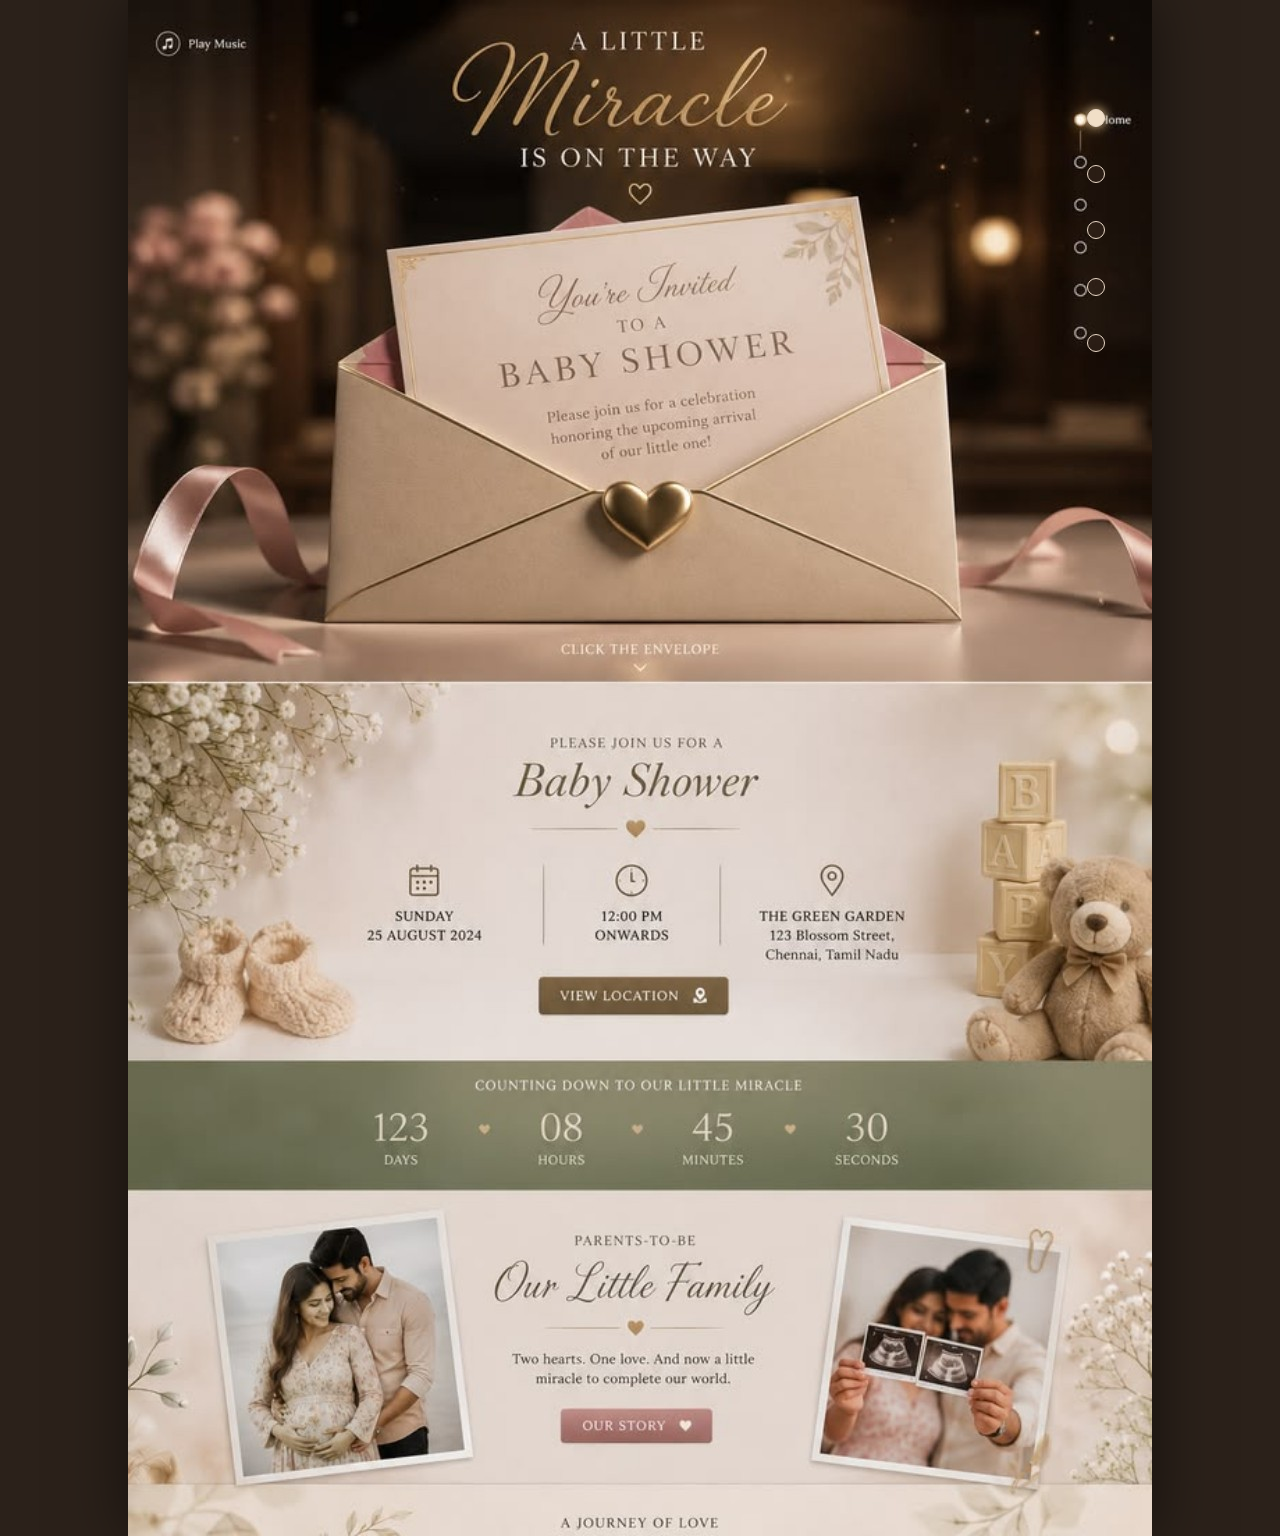
<file: portfolio/little-miracle/index.html>
<!doctype html>
<html lang="en">
<head>
<meta charset="utf-8">
<meta name="viewport" content="width=device-width, initial-scale=1">
<meta name="theme-color" content="#2c2119">
<title>A Little Miracle — Baby Shower</title>
<style>
  *{box-sizing:border-box}
  html{scroll-behavior:smooth;background:#2b211a}
  body{margin:0;background:#2b211a;color:#f7eee4;font-family:Georgia,"Times New Roman",serif}
  .page{position:relative;width:min(100%,1024px);margin:0 auto;line-height:0;overflow:hidden;background:#e9d9cd;box-shadow:0 0 60px #0008}
  .art{display:block;width:100%;height:auto;user-select:none;-webkit-user-drag:none}
  .hotspot{position:absolute;display:block;border:0;background:transparent;padding:0;cursor:pointer;line-height:normal;text-decoration:none}
  .hotspot:focus-visible{outline:2px solid #fff4d9;outline-offset:3px;border-radius:8px}
  .music{left:2.2%;top:1.7%;width:11%;height:2.4%}
  .envelope{left:18.5%;top:12.5%;width:63%;height:29%}
  .location{left:39.5%;top:63.4%;width:20.5%;height:3.2%}
  .story{left:42%;top:91.5%;width:16%;height:2.7%}
  .nav{position:absolute;right:1.5%;top:7.1%;width:8%;height:15.8%;display:flex;flex-direction:column;align-items:center;justify-content:space-between}
  .nav a{width:18px;height:18px;border:1.5px solid #ead9c8;border-radius:50%;display:block;background:#392a2080;transition:.2s}
  .nav a:first-child{background:#f1dfc7;box-shadow:0 0 12px #f7d9a0}
  .nav a:hover{background:#d6b887;transform:scale(1.15)}
  .modal-backdrop{position:fixed;inset:0;background:#160f0bd9;display:none;align-items:center;justify-content:center;padding:20px;z-index:10;line-height:normal}
  .modal-backdrop.open{display:flex}
  .modal{width:min(520px,100%);position:relative;text-align:center;padding:42px 34px 34px;background:linear-gradient(145deg,#f6e9dc,#e7d3c2);color:#625042;border:1px solid #c6a77d;box-shadow:0 20px 80px #0008}
  .modal:before{content:"";position:absolute;inset:9px;border:1px solid #c6a77d;pointer-events:none}
  .modal .eyebrow{font-size:11px;letter-spacing:.2em;text-transform:uppercase}
  .modal h2{font-weight:400;font-style:italic;font-size:36px;margin:10px 0 8px}
  .modal p{font-size:15px;line-height:1.6;margin:12px 0}
  .close{position:absolute;right:17px;top:13px;border:0;background:none;color:#66513f;font-size:25px;cursor:pointer;z-index:1}
  .action{display:inline-block;margin-top:12px;padding:12px 22px;background:#786346;color:#fff5e8;text-decoration:none;font:12px Georgia,serif;letter-spacing:.12em;border-radius:3px}
  .file-input{display:none}
  .sr-only{position:absolute;width:1px;height:1px;padding:0;margin:-1px;overflow:hidden;clip:rect(0,0,0,0);white-space:nowrap;border:0}
  @media(max-width:560px){.nav a{width:11px;height:11px}.modal{padding:34px 22px 25px}.modal h2{font-size:29px}}
</style>
</head>
<body>
<main class="page" aria-label="Baby shower invitation">
  <img class="art" src="[data-uri]" alt="Elegant baby shower invitation in warm champagne, blush and sage tones, with an open envelope, event details, countdown and family photographs.">
  <button class="hotspot music" id="musicButton" aria-label="Choose and play music"><span class="sr-only">Play music</span></button>
  <input class="file-input" id="musicFile" type="file" accept="audio/*">
  <button class="hotspot envelope" id="envelopeButton" aria-label="Open the invitation"><span class="sr-only">Open invitation</span></button>
  <a class="hotspot location" href="https://www.google.com/maps/search/?api=1&query=The+Green+Garden%2C+123+Blossom+Street%2C+Chennai%2C+Tamil+Nadu" target="_blank" rel="noopener" aria-label="View event location"><span class="sr-only">View location</span></a>
  <button class="hotspot story" id="storyButton" aria-label="Read our story"><span class="sr-only">Our story</span></button>
  <nav class="nav" aria-label="Page sections">
    <a href="#top" aria-label="Home"></a>
    <a href="#details" aria-label="Event details"></a>
    <a href="#countdown" aria-label="Countdown"></a>
    <a href="#family" aria-label="Our family"></a>
    <a href="#journey" aria-label="Journey of love"></a>
  </nav>
  <span id="top" class="sr-only"></span>
  <span id="details" style="position:absolute;top:43%;left:0"></span>
  <span id="countdown" style="position:absolute;top:69%;left:0"></span>
  <span id="family" style="position:absolute;top:78%;left:0"></span>
  <span id="journey" style="position:absolute;top:98%;left:0"></span>
</main>

<div class="modal-backdrop" id="invitationModal" role="dialog" aria-modal="true" aria-labelledby="modalTitle">
  <section class="modal">
    <button class="close" data-close aria-label="Close">×</button>
    <div class="eyebrow">A little miracle is on the way</div>
    <h2 id="modalTitle">You're Invited</h2>
    <p>To a celebration honoring the upcoming arrival of our little one.</p>
    <p><strong>Sunday, 25 August 2024</strong><br>12:00 PM onwards</p>
    <p><strong>The Green Garden</strong><br>123 Blossom Street, Chennai, Tamil Nadu</p>
    <a class="action" target="_blank" rel="noopener" href="https://www.google.com/maps/search/?api=1&query=The+Green+Garden%2C+123+Blossom+Street%2C+Chennai%2C+Tamil+Nadu">VIEW LOCATION</a>
  </section>
</div>
<div class="modal-backdrop" id="storyModal" role="dialog" aria-modal="true" aria-labelledby="storyTitle">
  <section class="modal">
    <button class="close" data-close aria-label="Close">×</button>
    <div class="eyebrow">Parents-to-be</div>
    <h2 id="storyTitle">Our Little Family</h2>
    <p>Two hearts. One love. And now a little miracle to complete our world.</p>
    <p>We can't wait to celebrate this beautiful new chapter with the people we love most.</p>
  </section>
</div>
<audio id="audioPlayer" loop></audio>
<script>
  const $ = (s) => document.querySelector(s);
  const openModal = (id) => { $(id).classList.add('open'); $('body').style.overflow='hidden'; };
  const closeModals = () => { document.querySelectorAll('.modal-backdrop').forEach(m=>m.classList.remove('open')); $('body').style.overflow=''; };
  $('#envelopeButton').addEventListener('click',()=>openModal('#invitationModal'));
  $('#storyButton').addEventListener('click',()=>openModal('#storyModal'));
  document.querySelectorAll('[data-close]').forEach(b=>b.addEventListener('click',closeModals));
  document.querySelectorAll('.modal-backdrop').forEach(m=>m.addEventListener('click',e=>{if(e.target===m)closeModals()}));
  document.addEventListener('keydown',e=>{if(e.key==='Escape')closeModals()});
  $('#musicButton').addEventListener('click',()=>$('#musicFile').click());
  $('#musicFile').addEventListener('change',e=>{
    const file=e.target.files[0]; if(!file)return;
    const player=$('#audioPlayer');
    if(player.src)URL.revokeObjectURL(player.src);
    player.src=URL.createObjectURL(file);
    player.play().catch(()=>{});
  });
</script>
</body>
</html>
</file>
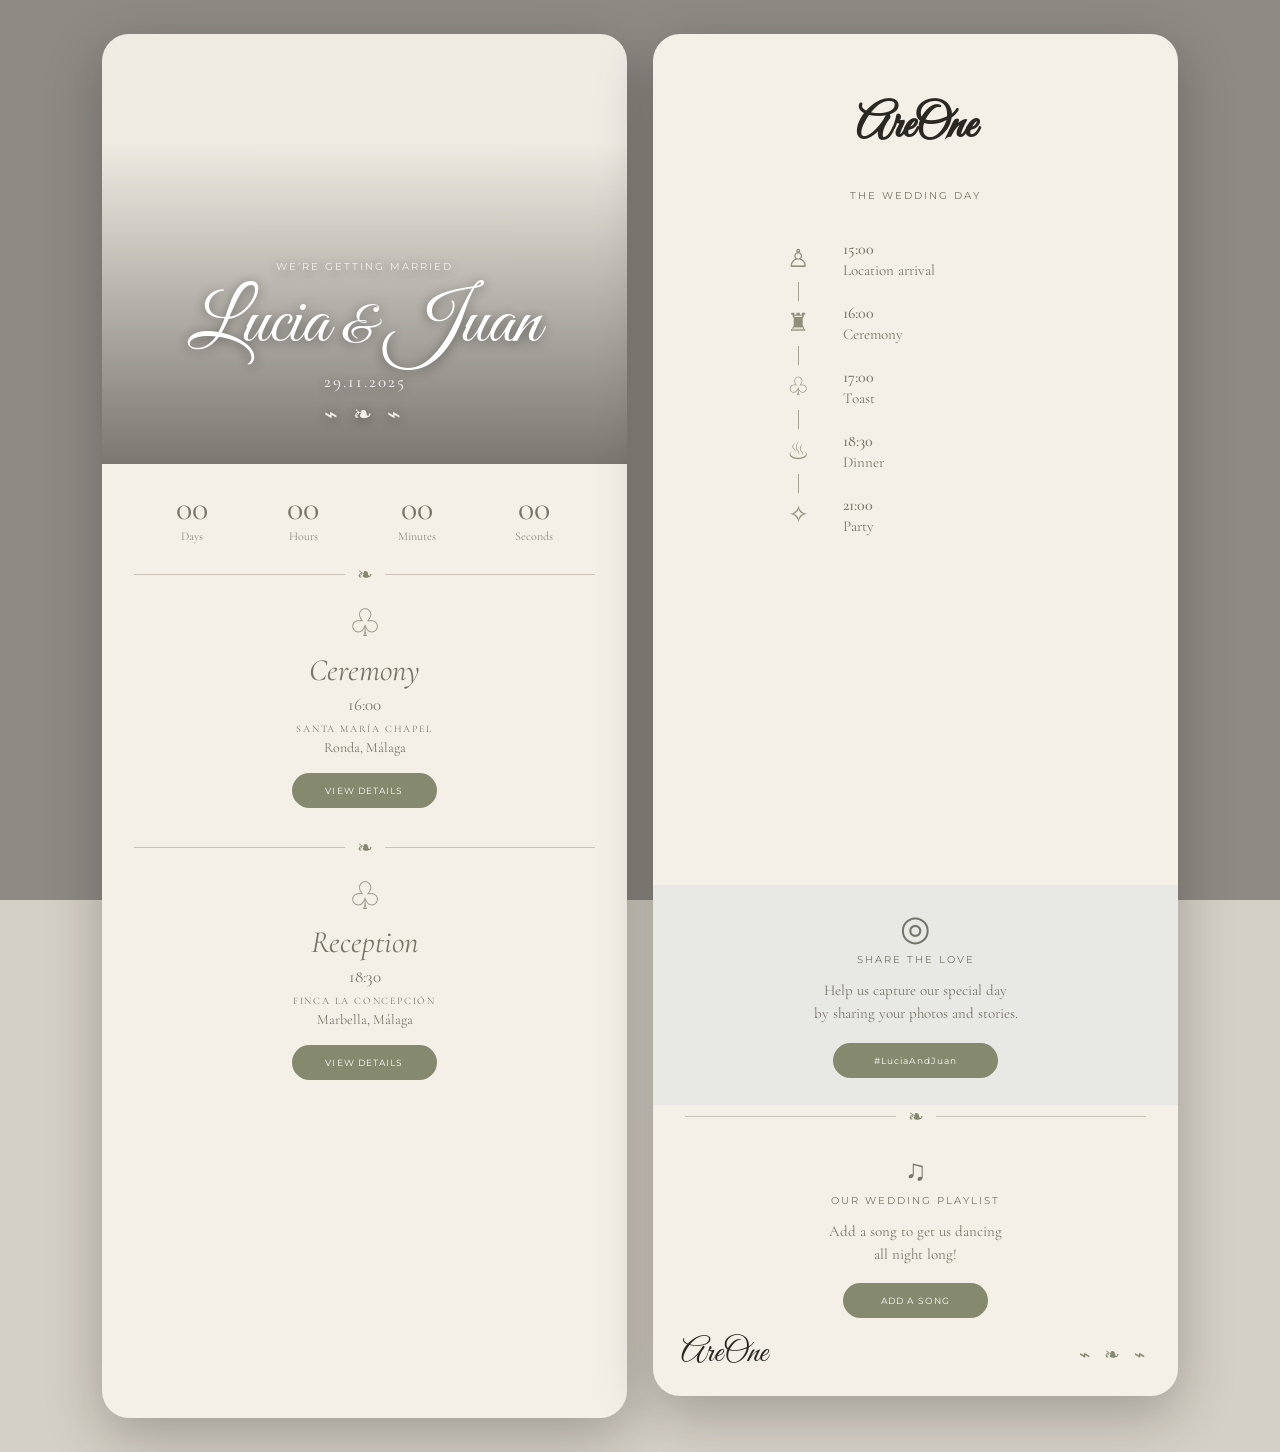
<file: portfolio/wedding/index.html>
<!doctype html>
<html lang="en">
<head>
  <meta charset="utf-8">
  <meta name="viewport" content="width=device-width, initial-scale=1">
  <meta name="theme-color" content="#eee9df">
  <meta name="description" content="A romantic wedding day celebration for Lucia and Juan.">
  <title>Lucia &amp; Juan — Our Wedding Day</title>
  <link rel="preconnect" href="https://fonts.googleapis.com">
  <link rel="preconnect" href="https://fonts.gstatic.com" crossorigin>
  <link href="https://fonts.googleapis.com/css2?family=Cormorant+Garamond:wght@400;500;600&family=Great+Vibes&family=Montserrat:wght@300;400;500&display=swap" rel="stylesheet">
  <link rel="stylesheet" href="styles.css">
</head>
<body>
  <div class="backdrop" aria-hidden="true"></div>
  <main class="invitation" aria-label="Lucia and Juan wedding invitation">
    <section class="paper-card left-card">
      <header class="hero-photo">
        <div class="hero-copy">
          <p class="eyebrow light">WE’RE GETTING MARRIED</p>
          <h1>Lucia <span>&amp;</span> Juan</h1>
          <p class="date">29.11.2025</p>
          <span class="sprig light-sprig">⌁ ❧ ⌁</span>
        </div>
      </header>
      <section class="countdown section-pad">
        <div class="count-unit"><strong id="days">000</strong><span>Days</span></div>
        <div class="count-unit"><strong id="hours">00</strong><span>Hours</span></div>
        <div class="count-unit"><strong id="minutes">00</strong><span>Minutes</span></div>
        <div class="count-unit"><strong id="seconds">00</strong><span>Seconds</span></div>
      </section>
      <div class="ornament"><span></span> ❧ <span></span></div>
      <section class="event section-pad">
        <div class="line-icon">♧</div>
        <h2>Ceremony</h2>
        <p class="time">16:00</p>
        <p class="venue">SANTA MARÍA CHAPEL</p>
        <p class="place">Ronda, Málaga</p>
        <a class="pill" href="https://maps.google.com/?q=Ronda+Malaga" target="_blank" rel="noreferrer">VIEW DETAILS</a>
      </section>
      <div class="ornament"><span></span> ❧ <span></span></div>
      <section class="event section-pad reception">
        <div class="line-icon">♧</div>
        <h2>Reception</h2>
        <p class="time">18:30</p>
        <p class="venue">FINCA LA CONCEPCIÓN</p>
        <p class="place">Marbella, Málaga</p>
        <a class="pill" href="https://maps.google.com/?q=Marbella+Malaga" target="_blank" rel="noreferrer">VIEW DETAILS</a>
      </section>
      <div class="photo-strip photo-one" role="img" aria-label="Romantic couple embracing outdoors"></div>
    </section>

    <section class="paper-card right-card">
      <header class="schedule section-pad">
        <h2 class="script-title">AreOne</h2>
        <p class="eyebrow">THE WEDDING DAY</p>
        <div class="timeline">
          <div class="timeline-item"><span class="timeline-icon">♙</span><div><b>15:00</b><span>Location arrival</span></div></div>
          <div class="timeline-item"><span class="timeline-icon">♜</span><div><b>16:00</b><span>Ceremony</span></div></div>
          <div class="timeline-item"><span class="timeline-icon">♧</span><div><b>17:00</b><span>Toast</span></div></div>
          <div class="timeline-item"><span class="timeline-icon">♨</span><div><b>18:30</b><span>Dinner</span></div></div>
          <div class="timeline-item"><span class="timeline-icon">✧</span><div><b>21:00</b><span>Party</span></div></div>
        </div>
      </header>
      <div class="photo-strip photo-two" role="img" aria-label="The newlyweds laughing together"></div>
      <section class="share section-pad">
        <div class="instagram-icon">◎</div>
        <p class="eyebrow">SHARE THE LOVE</p>
        <p class="small-copy">Help us capture our special day<br>by sharing your photos and stories.</p>
        <a class="pill hashtag" href="https://www.instagram.com/" target="_blank" rel="noreferrer">#LuciaAndJuan</a>
      </section>
      <div class="ornament"><span></span> ❧ <span></span></div>
      <section class="playlist section-pad">
        <div class="music-icon">♫</div>
        <p class="eyebrow">OUR WEDDING PLAYLIST</p>
        <p class="small-copy">Add a song to get us dancing<br>all night long!</p>
        <a class="pill" href="https://open.spotify.com/" target="_blank" rel="noreferrer">ADD A SONG</a>
      </section>
      <footer class="signature"><span class="script-title">AreOne</span><span class="sprig">⌁ ❧ ⌁</span></footer>
    </section>
  </main>
  <script src="script.js"></script>
</body>
</html>
</file>
<file: portfolio/wedding/styles.css>
:root{--paper:#f4f0e8;--ink:#777568;--sage:#85896d;--line:#c9c4b7;--muted:#9c988d}
*{box-sizing:border-box}html{scroll-behavior:smooth}body{margin:0;min-height:100vh;background:#d5d0c7;color:var(--ink);font-family:'Cormorant Garamond',Georgia,serif;font-weight:400}.backdrop{position:fixed;inset:0;background:linear-gradient(#0005,#0005),url('https://images.unsplash.com/photo-1519741497674-611481863552?auto=format&fit=crop&w=2000&q=85') center 42%/cover;filter:grayscale(1);z-index:-1}.invitation{width:min(100%,1120px);margin:34px auto;padding:0 22px;display:grid;grid-template-columns:1fr 1fr;gap:26px;align-items:start}.paper-card{background:var(--paper);border-radius:27px;overflow:hidden;box-shadow:0 18px 55px #17130f45;min-width:0}.hero-photo{height:430px;position:relative;background:linear-gradient(0deg,#17130f8c,#17130f05 75%),url('https://images.unsplash.com/photo-1519741497674-611481863552?auto=format&fit=crop&w=1100&q=85') center/cover;display:flex;align-items:flex-end;justify-content:center;text-align:center;padding:35px 15px}.hero-copy{color:#fff;text-shadow:0 2px 12px #0007}.eyebrow{font-family:Montserrat,Arial,sans-serif;font-size:10px;letter-spacing:2px;text-align:center;margin:0 0 13px;font-weight:400}.eyebrow.light{color:#f8f4ec}.hero-copy h1{font-family:'Great Vibes',cursive;font-size:clamp(48px,7vw,76px);font-weight:400;line-height:1;margin:4px 0}.hero-copy h1 span{font-size:.7em}.date{font-size:17px;letter-spacing:2px;margin:9px 0}.sprig{color:var(--sage);font-size:23px;letter-spacing:5px}.light-sprig{color:#f4f0e8}.section-pad{padding:28px 38px;text-align:center}.countdown{display:flex;justify-content:space-around;gap:7px;padding-top:28px;padding-bottom:20px}.count-unit{display:flex;flex-direction:column;gap:3px;min-width:0}.count-unit strong{font-size:34px;line-height:1;font-weight:400;color:#777568}.count-unit span{font-size:12px;color:#8e8a80}.ornament{display:flex;align-items:center;justify-content:center;gap:12px;color:var(--sage);font-size:19px;padding:0 32px}.ornament span{height:1px;background:var(--line);flex:1}.event{padding-top:16px;padding-bottom:28px}.line-icon{font-size:38px;line-height:1.2;color:#999888}.event h2{font-size:31px;font-style:italic;font-weight:400;margin:3px 0 0}.time{font-size:17px;margin:5px 0 8px}.venue{font-size:10px;letter-spacing:1.8px;margin:0 0 4px}.place{font-size:14px;margin:0 0 17px}.pill{display:inline-flex;align-items:center;justify-content:center;text-decoration:none;border:0;border-radius:30px;background:var(--sage);color:white;font-family:Montserrat,Arial,sans-serif;font-size:9px;letter-spacing:1.1px;padding:12px 28px;min-width:145px;transition:background .2s,transform .2s}.pill:hover{background:#6e7359;transform:translateY(-1px)}.photo-strip{height:310px;background-size:cover;background-position:center}.photo-one{background-image:url('https://images.unsplash.com/photo-1537633552985-df8429e8048b?auto=format&fit=crop&w=1100&q=85')}.schedule{padding-top:30px;padding-bottom:28px}.script-title{display:block;font-family:'Great Vibes',cursive;font-size:47px;line-height:1;color:#292822}.schedule>.eyebrow{margin-top:3px}.timeline{max-width:280px;margin:25px auto 0;position:relative;text-align:left}.timeline:before{content:"";position:absolute;left:22px;top:14px;bottom:13px;width:1px;background:#a5a48f}.timeline-item{display:flex;align-items:center;gap:22px;min-height:64px;position:relative}.timeline-icon{width:45px;height:45px;border-radius:50%;background:var(--paper);display:grid;place-items:center;color:#8e907a;font-size:25px;z-index:1}.timeline-item div{display:flex;flex-direction:column;gap:2px}.timeline-item b{font-size:16px;font-weight:500}.timeline-item div span{font-size:15px}.photo-two{height:310px;background-image:url('https://images.unsplash.com/photo-1529636798458-92182e662485?auto=format&fit=crop&w=1100&q=85')}.share{background:#e8e9e5;padding-top:25px;padding-bottom:27px}.instagram-icon{font-family:Arial,sans-serif;font-size:35px;line-height:1;margin-bottom:8px;color:#737568}.share .eyebrow,.playlist .eyebrow{margin-bottom:13px}.small-copy{font-size:15px;line-height:1.55;margin:0 0 17px}.hashtag{min-width:165px}.playlist{padding-top:25px;padding-bottom:19px}.music-icon{font-size:29px;margin-bottom:6px}.signature{display:flex;align-items:center;justify-content:space-between;padding:0 28px 25px}.signature .script-title{font-size:34px}.signature .sprig{font-size:19px}
@media(max-width:700px){.invitation{grid-template-columns:1fr;max-width:480px;margin:18px auto;padding:0 14px;gap:18px}.hero-photo{height:390px}.section-pad{padding-left:28px;padding-right:28px}.photo-strip{height:260px}.count-unit strong{font-size:30px}.backdrop{background-position:center}}
@media(min-width:701px) and (max-width:900px){.invitation{gap:16px;padding:0 14px}.section-pad{padding-left:22px;padding-right:22px}.hero-photo{height:360px}.count-unit strong{font-size:28px}}
</file>
